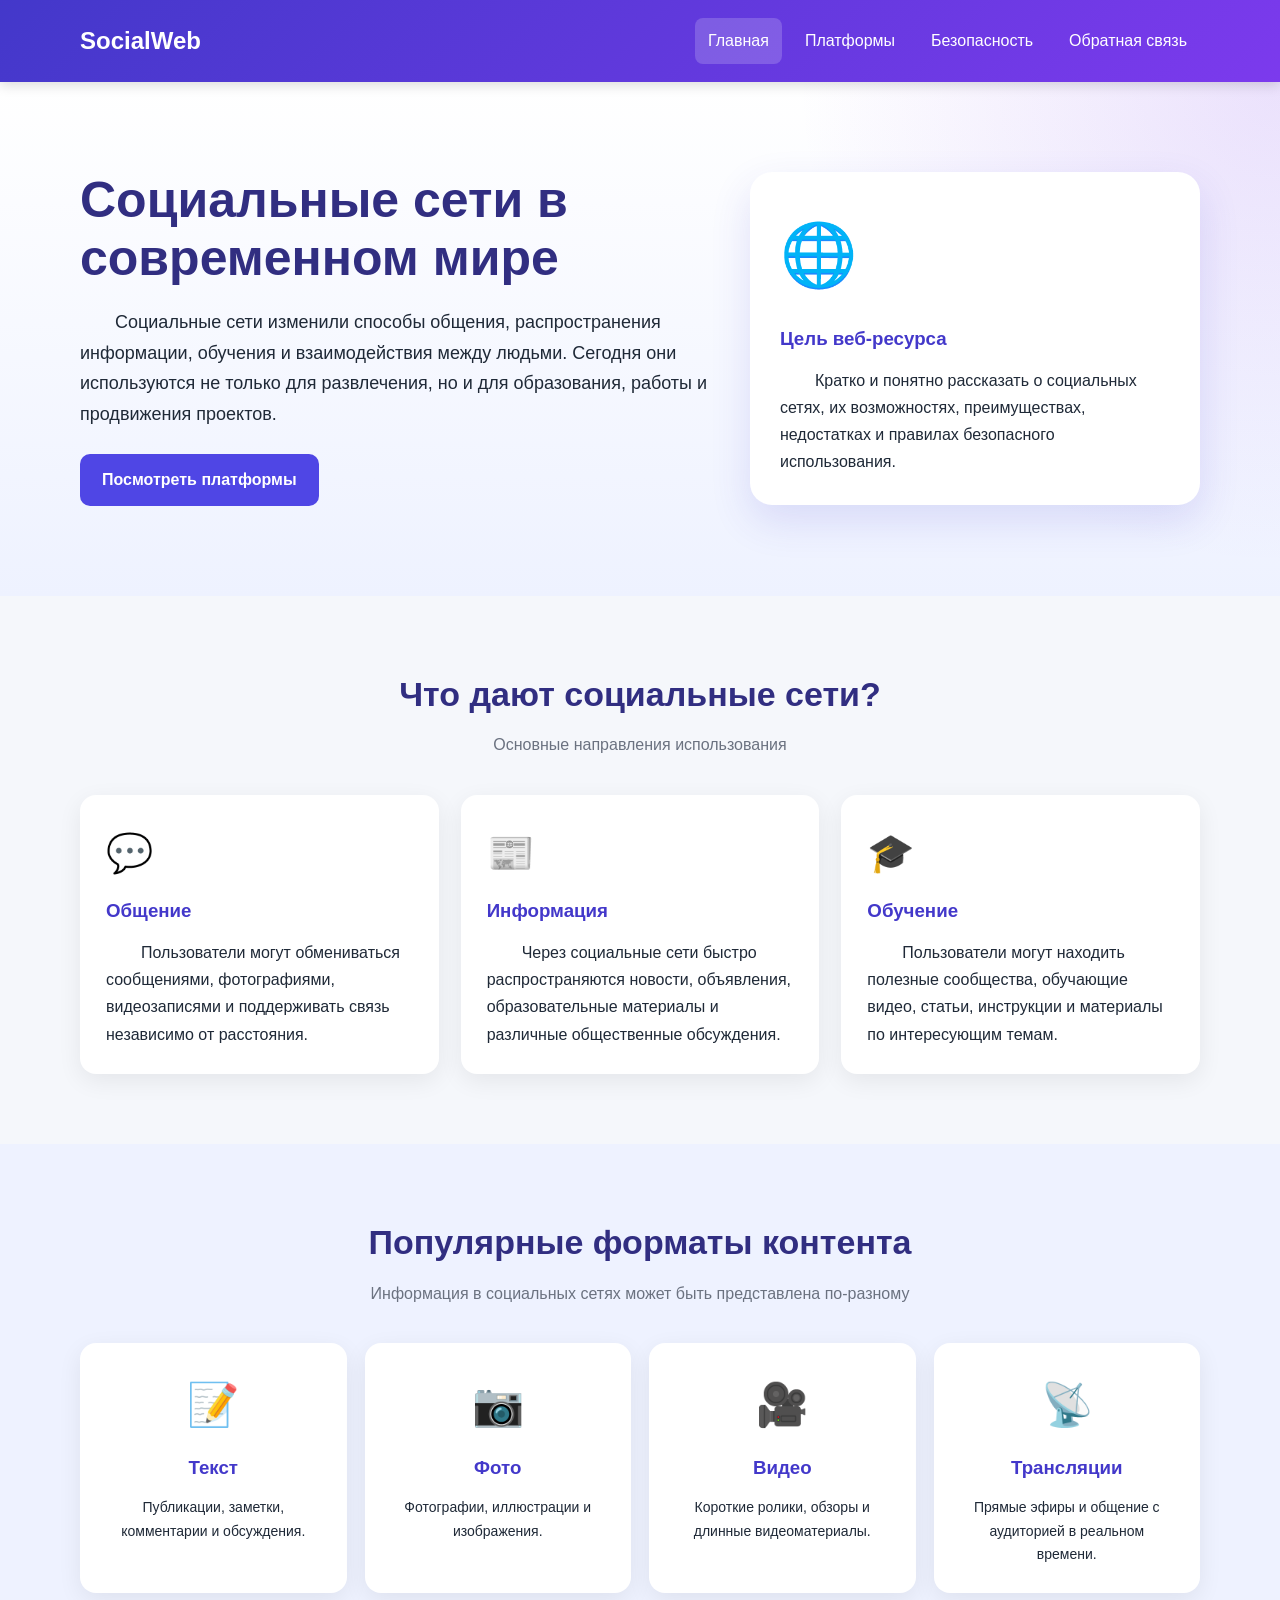
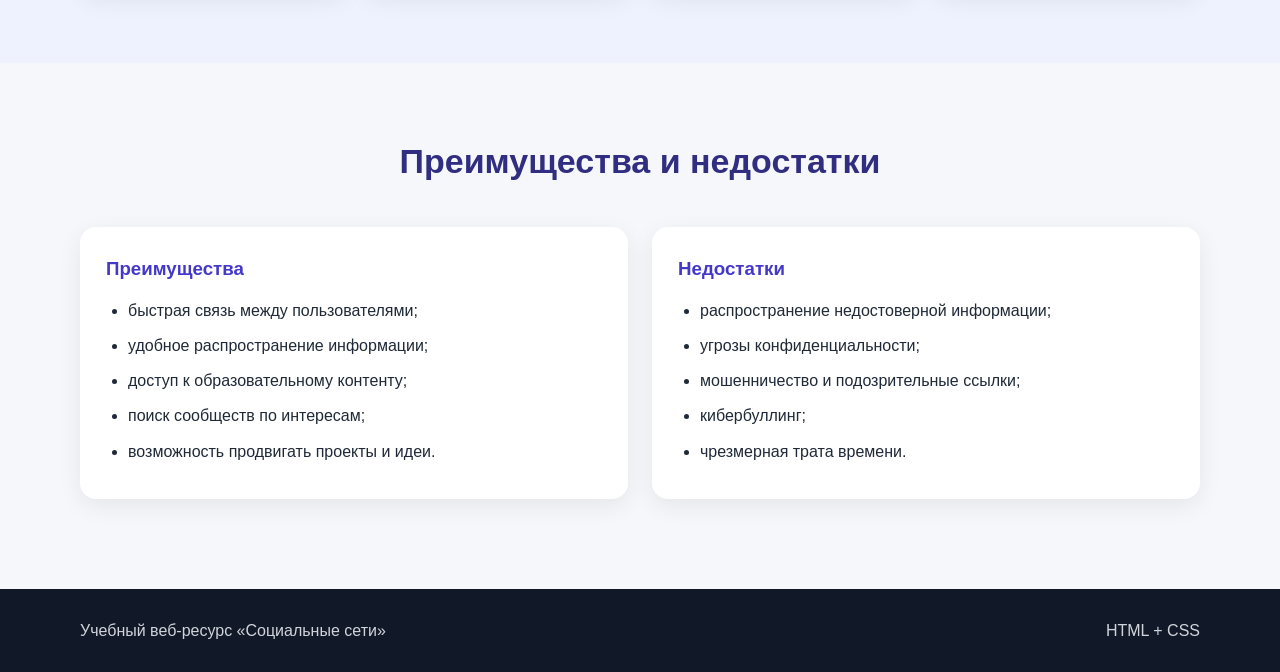
<file: index.html>
<!DOCTYPE html>
<html lang="ru">
<head>
    <meta charset="UTF-8">
    <meta name="viewport" content="width=device-width, initial-scale=1.0">
    <title>Социальные сети — Главная</title>
    <link rel="stylesheet" href="style.css">
</head>
<body>

<header>
    <div class="container header-inner">
        <div class="logo">SocialWeb</div>
        <nav>
            <a class="active" href="index.html">Главная</a>
            <a href="platforms.html">Платформы</a>
            <a href="safety.html">Безопасность</a>
            <a href="contact.html">Обратная связь</a>
        </nav>
    </div>
</header>

<main>
    <section class="hero">
        <div class="container hero-grid">
            <div>
                <h1>Социальные сети в современном мире</h1>
                <p class="hero-text">
                    Социальные сети изменили способы общения, распространения информации,
                    обучения и взаимодействия между людьми. Сегодня они используются не
                    только для развлечения, но и для образования, работы и продвижения проектов.
                </p>
                <a class="button" href="platforms.html">Посмотреть платформы</a>
            </div>

            <div class="hero-panel">
                <div class="big-icon">🌐</div>
                <h3>Цель веб-ресурса</h3>
                <p>
                    Кратко и понятно рассказать о социальных сетях, их возможностях,
                    преимуществах, недостатках и правилах безопасного использования.
                </p>
            </div>
        </div>
    </section>

    <section>
        <div class="container">
            <div class="section-title">
                <h2>Что дают социальные сети?</h2>
                <p>Основные направления использования</p>
            </div>

            <div class="cards">
                <article class="card">
                    <div class="card-icon">💬</div>
                    <h3>Общение</h3>
                    <p>
                        Пользователи могут обмениваться сообщениями, фотографиями,
                        видеозаписями и поддерживать связь независимо от расстояния.
                    </p>
                </article>

                <article class="card">
                    <div class="card-icon">📰</div>
                    <h3>Информация</h3>
                    <p>
                        Через социальные сети быстро распространяются новости, объявления,
                        образовательные материалы и различные общественные обсуждения.
                    </p>
                </article>

                <article class="card">
                    <div class="card-icon">🎓</div>
                    <h3>Обучение</h3>
                    <p>
                        Пользователи могут находить полезные сообщества, обучающие видео,
                        статьи, инструкции и материалы по интересующим темам.
                    </p>
                </article>
            </div>
        </div>
    </section>

    <section class="light">
        <div class="container">
            <div class="section-title">
                <h2>Популярные форматы контента</h2>
                <p>Информация в социальных сетях может быть представлена по-разному</p>
            </div>

            <div class="platform-grid">
                <div class="platform-card">
                    <div class="platform-icon">📝</div>
                    <h3>Текст</h3>
                    <p>Публикации, заметки, комментарии и обсуждения.</p>
                </div>
                <div class="platform-card">
                    <div class="platform-icon">📷</div>
                    <h3>Фото</h3>
                    <p>Фотографии, иллюстрации и изображения.</p>
                </div>
                <div class="platform-card">
                    <div class="platform-icon">🎥</div>
                    <h3>Видео</h3>
                    <p>Короткие ролики, обзоры и длинные видеоматериалы.</p>
                </div>
                <div class="platform-card">
                    <div class="platform-icon">📡</div>
                    <h3>Трансляции</h3>
                    <p>Прямые эфиры и общение с аудиторией в реальном времени.</p>
                </div>
            </div>
        </div>
    </section>

    <section>
        <div class="container">
            <div class="section-title">
                <h2>Преимущества и недостатки</h2>
            </div>

            <div class="two-columns">
                <div class="info-box">
                    <h3>Преимущества</h3>
                    <ul>
                        <li>быстрая связь между пользователями;</li>
                        <li>удобное распространение информации;</li>
                        <li>доступ к образовательному контенту;</li>
                        <li>поиск сообществ по интересам;</li>
                        <li>возможность продвигать проекты и идеи.</li>
                    </ul>
                </div>

                <div class="info-box">
                    <h3>Недостатки</h3>
                    <ul>
                        <li>распространение недостоверной информации;</li>
                        <li>угрозы конфиденциальности;</li>
                        <li>мошенничество и подозрительные ссылки;</li>
                        <li>кибербуллинг;</li>
                        <li>чрезмерная трата времени.</li>
                    </ul>
                </div>
            </div>
        </div>
    </section>
</main>

<footer>
    <div class="container footer-inner">
        <p>Учебный веб-ресурс «Социальные сети»</p>
        <p>HTML + CSS</p>
    </div>
</footer>

</body>
</html>
</file>
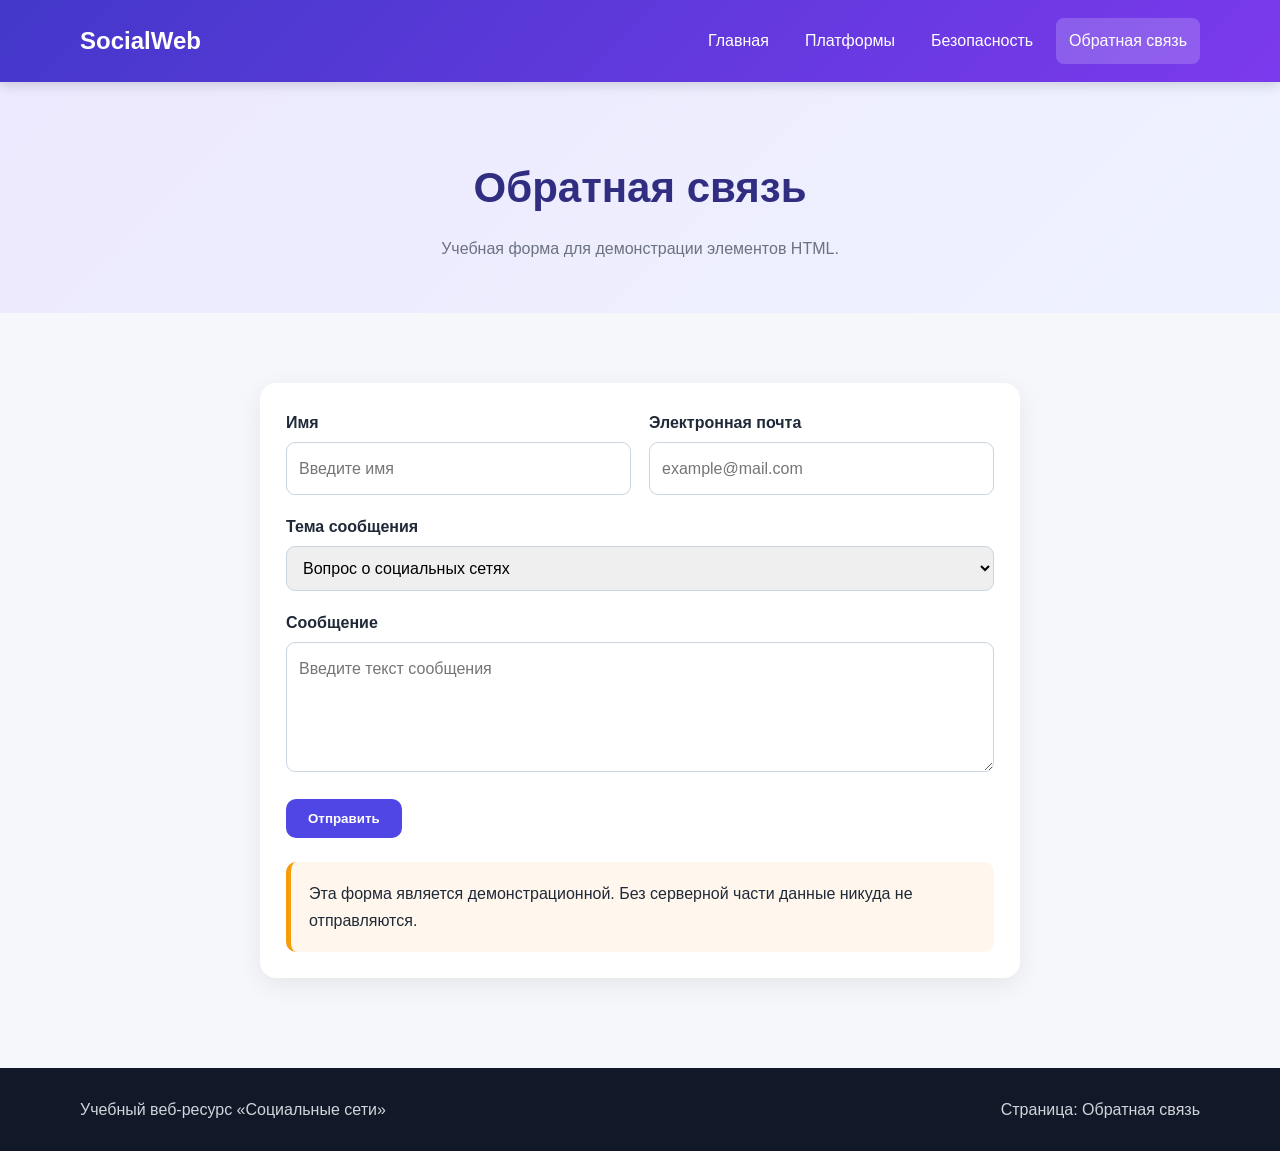
<file: contact.html>
<!DOCTYPE html>
<html lang="ru">
<head>
    <meta charset="UTF-8">
    <meta name="viewport" content="width=device-width, initial-scale=1.0">
    <title>Социальные сети — Обратная связь</title>
    <link rel="stylesheet" href="style.css">
</head>
<body>

<header>
    <div class="container header-inner">
        <div class="logo">SocialWeb</div>
        <nav>
            <a href="index.html">Главная</a>
            <a href="platforms.html">Платформы</a>
            <a href="safety.html">Безопасность</a>
            <a class="active" href="contact.html">Обратная связь</a>
        </nav>
    </div>
</header>

<main>
    <section class="page-title">
        <div class="container">
            <h1>Обратная связь</h1>
            <p>Учебная форма для демонстрации элементов HTML.</p>
        </div>
    </section>

    <section>
        <div class="container">
            <div class="form-box">
                <form>
                    <div class="form-row">
                        <div>
                            <label for="name">Имя</label>
                            <input type="text" id="name" placeholder="Введите имя">
                        </div>

                        <div>
                            <label for="email">Электронная почта</label>
                            <input type="email" id="email" placeholder="example@mail.com">
                        </div>
                    </div>

                    <label for="topic">Тема сообщения</label>
                    <select id="topic">
                        <option>Вопрос о социальных сетях</option>
                        <option>Предложение</option>
                        <option>Ошибка на сайте</option>
                    </select>

                    <label for="message">Сообщение</label>
                    <textarea id="message" placeholder="Введите текст сообщения"></textarea>

                    <button class="button" type="submit">Отправить</button>
                </form>

                <div class="notice">
                    Эта форма является демонстрационной. Без серверной части данные
                    никуда не отправляются.
                </div>
            </div>
        </div>
    </section>
</main>

<footer>
    <div class="container footer-inner">
        <p>Учебный веб-ресурс «Социальные сети»</p>
        <p>Страница: Обратная связь</p>
    </div>
</footer>

</body>
</html>
</file>
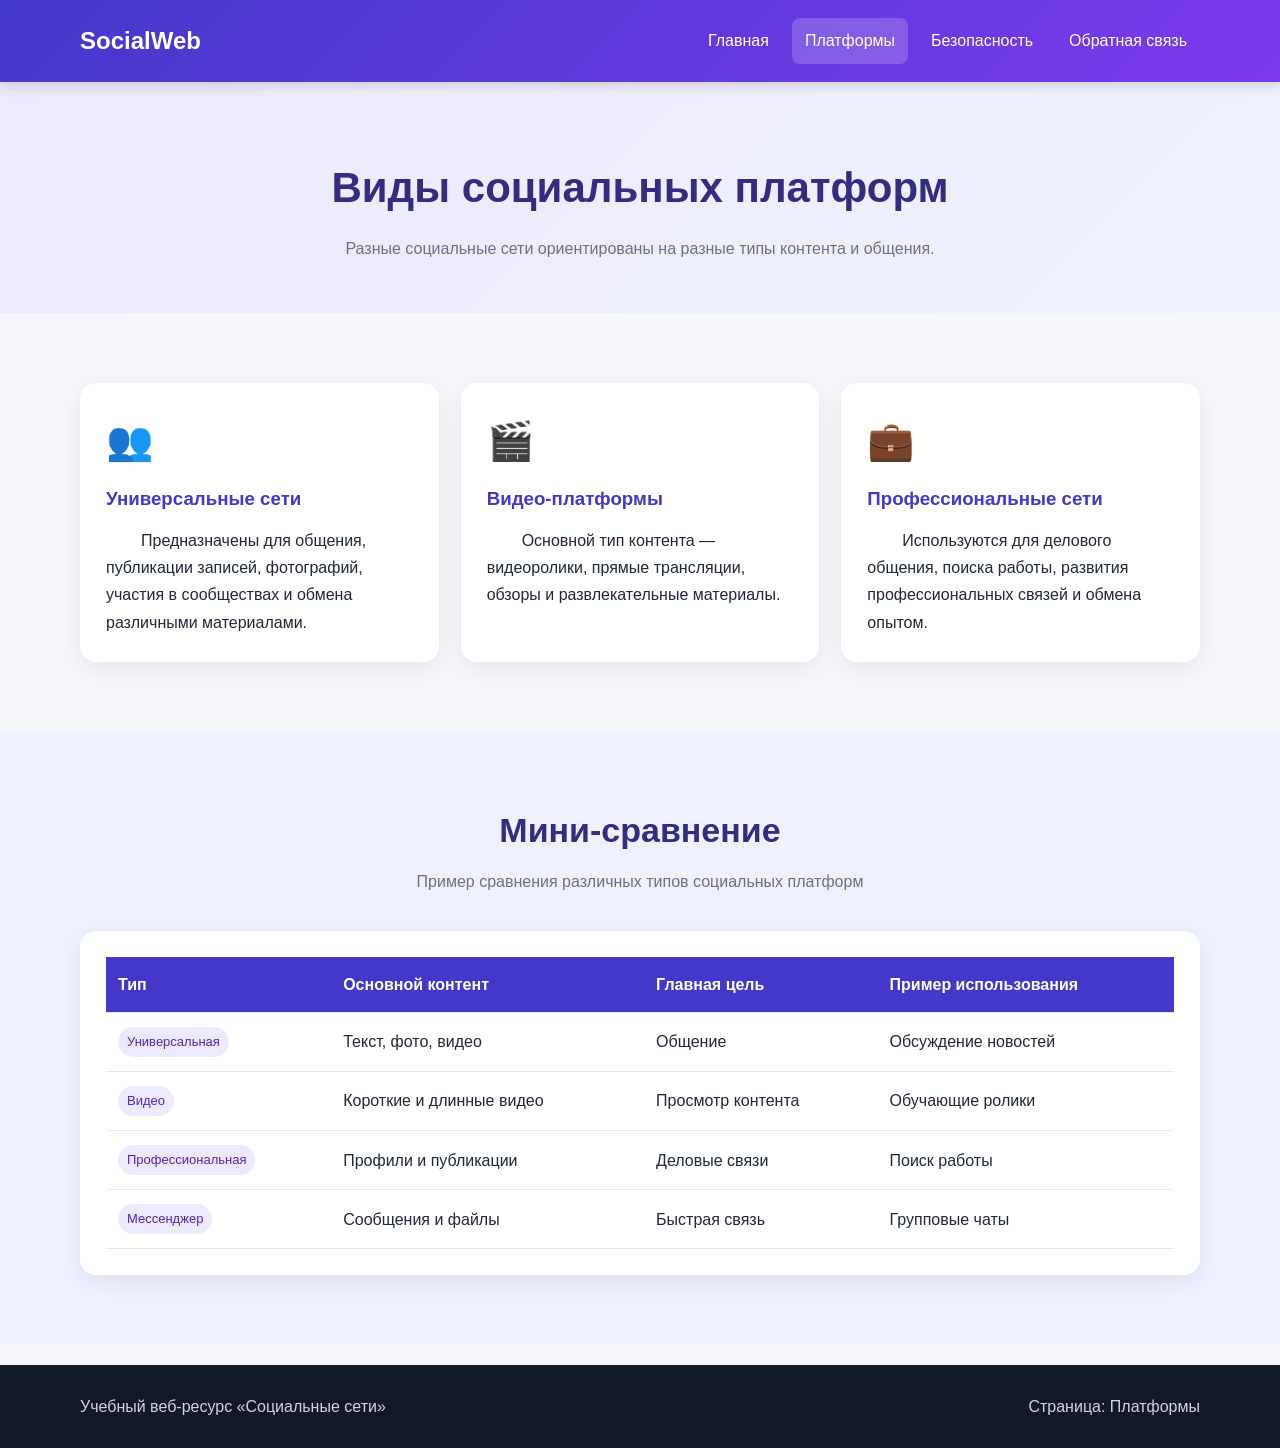
<file: platforms.html>
<!DOCTYPE html>
<html lang="ru">
<head>
    <meta charset="UTF-8">
    <meta name="viewport" content="width=device-width, initial-scale=1.0">
    <title>Социальные сети — Платформы</title>
    <link rel="stylesheet" href="style.css">
</head>
<body>

<header>
    <div class="container header-inner">
        <div class="logo">SocialWeb</div>
        <nav>
            <a href="index.html">Главная</a>
            <a class="active" href="platforms.html">Платформы</a>
            <a href="safety.html">Безопасность</a>
            <a href="contact.html">Обратная связь</a>
        </nav>
    </div>
</header>

<main>
    <section class="page-title">
        <div class="container">
            <h1>Виды социальных платформ</h1>
            <p>Разные социальные сети ориентированы на разные типы контента и общения.</p>
        </div>
    </section>

    <section>
        <div class="container">
            <div class="cards">
                <article class="card">
                    <div class="card-icon">👥</div>
                    <h3>Универсальные сети</h3>
                    <p>
                        Предназначены для общения, публикации записей, фотографий,
                        участия в сообществах и обмена различными материалами.
                    </p>
                </article>

                <article class="card">
                    <div class="card-icon">🎬</div>
                    <h3>Видео-платформы</h3>
                    <p>
                        Основной тип контента — видеоролики, прямые трансляции,
                        обзоры и развлекательные материалы.
                    </p>
                </article>

                <article class="card">
                    <div class="card-icon">💼</div>
                    <h3>Профессиональные сети</h3>
                    <p>
                        Используются для делового общения, поиска работы,
                        развития профессиональных связей и обмена опытом.
                    </p>
                </article>
            </div>
        </div>
    </section>

    <section class="light">
        <div class="container">
            <div class="section-title">
                <h2>Мини-сравнение</h2>
                <p>Пример сравнения различных типов социальных платформ</p>
            </div>

            <div class="table-box">
                <table>
                    <thead>
                        <tr>
                            <th>Тип</th>
                            <th>Основной контент</th>
                            <th>Главная цель</th>
                            <th>Пример использования</th>
                        </tr>
                    </thead>
                    <tbody>
                        <tr>
                            <td><span class="badge">Универсальная</span></td>
                            <td>Текст, фото, видео</td>
                            <td>Общение</td>
                            <td>Обсуждение новостей</td>
                        </tr>
                        <tr>
                            <td><span class="badge">Видео</span></td>
                            <td>Короткие и длинные видео</td>
                            <td>Просмотр контента</td>
                            <td>Обучающие ролики</td>
                        </tr>
                        <tr>
                            <td><span class="badge">Профессиональная</span></td>
                            <td>Профили и публикации</td>
                            <td>Деловые связи</td>
                            <td>Поиск работы</td>
                        </tr>
                        <tr>
                            <td><span class="badge">Мессенджер</span></td>
                            <td>Сообщения и файлы</td>
                            <td>Быстрая связь</td>
                            <td>Групповые чаты</td>
                        </tr>
                    </tbody>
                </table>
            </div>
        </div>
    </section>
</main>

<footer>
    <div class="container footer-inner">
        <p>Учебный веб-ресурс «Социальные сети»</p>
        <p>Страница: Платформы</p>
    </div>
</footer>

</body>
</html>
</file>
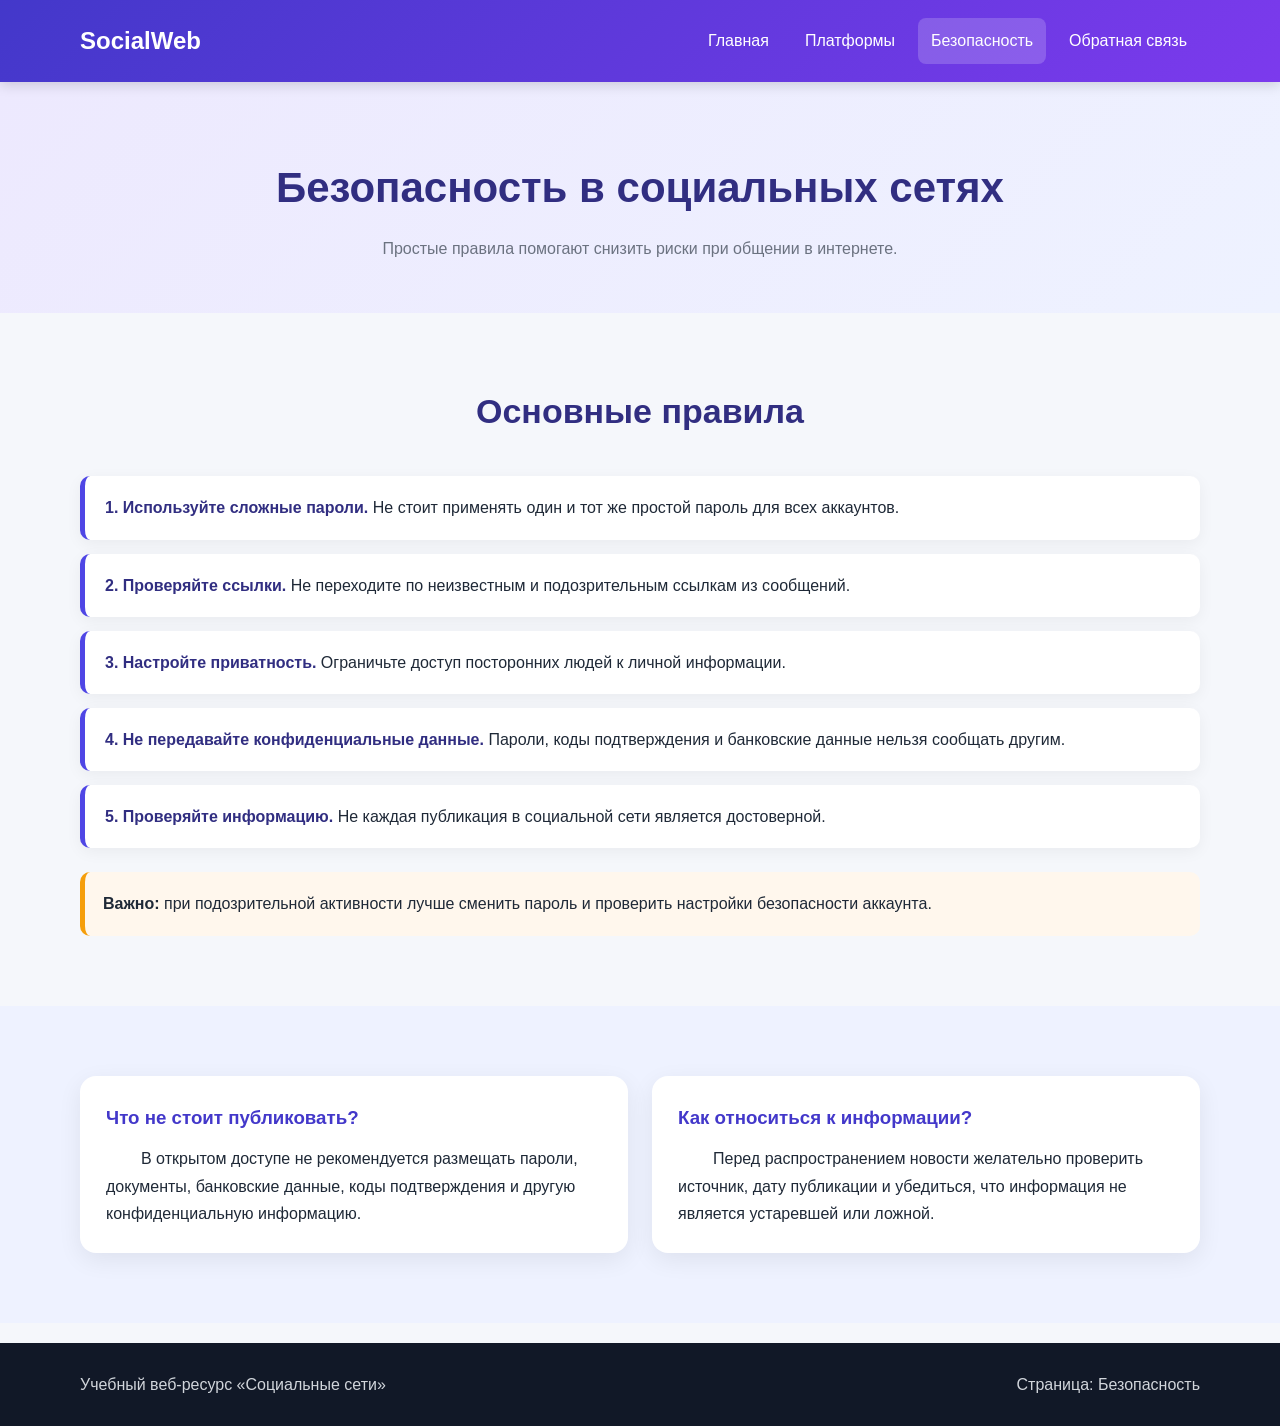
<file: safety.html>
<!DOCTYPE html>
<html lang="ru">
<head>
    <meta charset="UTF-8">
    <meta name="viewport" content="width=device-width, initial-scale=1.0">
    <title>Социальные сети — Безопасность</title>
    <link rel="stylesheet" href="style.css">
</head>
<body>

<header>
    <div class="container header-inner">
        <div class="logo">SocialWeb</div>
        <nav>
            <a href="index.html">Главная</a>
            <a href="platforms.html">Платформы</a>
            <a class="active" href="safety.html">Безопасность</a>
            <a href="contact.html">Обратная связь</a>
        </nav>
    </div>
</header>

<main>
    <section class="page-title">
        <div class="container">
            <h1>Безопасность в социальных сетях</h1>
            <p>Простые правила помогают снизить риски при общении в интернете.</p>
        </div>
    </section>

    <section>
        <div class="container">
            <div class="section-title">
                <h2>Основные правила</h2>
            </div>

            <div class="safety-list">
                <div class="safety-item">
                    <strong>1. Используйте сложные пароли.</strong>
                    Не стоит применять один и тот же простой пароль для всех аккаунтов.
                </div>
                <div class="safety-item">
                    <strong>2. Проверяйте ссылки.</strong>
                    Не переходите по неизвестным и подозрительным ссылкам из сообщений.
                </div>
                <div class="safety-item">
                    <strong>3. Настройте приватность.</strong>
                    Ограничьте доступ посторонних людей к личной информации.
                </div>
                <div class="safety-item">
                    <strong>4. Не передавайте конфиденциальные данные.</strong>
                    Пароли, коды подтверждения и банковские данные нельзя сообщать другим.
                </div>
                <div class="safety-item">
                    <strong>5. Проверяйте информацию.</strong>
                    Не каждая публикация в социальной сети является достоверной.
                </div>
            </div>

            <div class="notice">
                <strong>Важно:</strong> при подозрительной активности лучше сменить пароль
                и проверить настройки безопасности аккаунта.
            </div>
        </div>
    </section>

    <section class="light">
        <div class="container">
            <div class="two-columns">
                <div class="info-box">
                    <h3>Что не стоит публиковать?</h3>
                    <p>
                        В открытом доступе не рекомендуется размещать пароли,
                        документы, банковские данные, коды подтверждения и другую
                        конфиденциальную информацию.
                    </p>
                </div>

                <div class="info-box">
                    <h3>Как относиться к информации?</h3>
                    <p>
                        Перед распространением новости желательно проверить источник,
                        дату публикации и убедиться, что информация не является
                        устаревшей или ложной.
                    </p>
                </div>
            </div>
        </div>
    </section>
</main>

<footer>
    <div class="container footer-inner">
        <p>Учебный веб-ресурс «Социальные сети»</p>
        <p>Страница: Безопасность</p>
    </div>
</footer>

</body>
</html>
</file>
<file: style.css>
* {
    box-sizing: border-box;
    margin: 0;
    padding: 0;
}

html {
    scroll-behavior: smooth;
}

body {
    font-family: Arial, sans-serif;
    background: #f5f7fb;
    color: #1f2937;
    line-height: 1.7;
}

.container {
    width: 90%;
    max-width: 1120px;
    margin: 0 auto;
}

header {
    background: linear-gradient(135deg, #4338ca, #7c3aed);
    color: white;
    position: sticky;
    top: 0;
    z-index: 10;
    box-shadow: 0 3px 12px rgba(0,0,0,0.15);
}

.header-inner {
    min-height: 82px;
    display: flex;
    justify-content: space-between;
    align-items: center;
    gap: 24px;
}

.logo {
    font-size: 24px;
    font-weight: bold;
}

nav {
    display: flex;
    gap: 10px;
    flex-wrap: wrap;
}

nav a {
    color: white;
    text-decoration: none;
    padding: 9px 13px;
    border-radius: 8px;
    transition: 0.2s;
}

nav a:hover,
nav a.active {
    background: rgba(255,255,255,0.18);
}

.hero {
    background:
        radial-gradient(circle at top right, rgba(124,58,237,0.15), transparent 35%),
        linear-gradient(180deg, #ffffff, #eef2ff);
    padding: 90px 0;
}

.hero-grid {
    display: grid;
    grid-template-columns: 1.4fr 1fr;
    gap: 40px;
    align-items: center;
}

.hero h1 {
    font-size: 50px;
    line-height: 1.15;
    margin-bottom: 20px;
    color: #312e81;
}

.hero p,
section p,
.card p,
.platform-card p,
.info-box p {
    text-indent: 35px;
}

.hero-text {
    font-size: 18px;
    margin-bottom: 25px;
}

.button {
    display: inline-block;
    background: #4f46e5;
    color: white;
    text-decoration: none;
    padding: 12px 22px;
    border-radius: 10px;
    font-weight: bold;
}

.button:hover {
    background: #3730a3;
}

.hero-panel {
    background: white;
    border-radius: 22px;
    padding: 30px;
    box-shadow: 0 16px 40px rgba(67,56,202,0.14);
}

.hero-panel h3 {
    color: #4338ca;
    margin-bottom: 12px;
}

.hero-panel .big-icon {
    font-size: 62px;
    margin-bottom: 15px;
}

section {
    padding: 70px 0;
}

.section-title {
    text-align: center;
    margin-bottom: 36px;
}

.section-title h2 {
    font-size: 34px;
    color: #312e81;
    margin-bottom: 8px;
}

.section-title p {
    text-indent: 0;
    color: #6b7280;
}

.cards {
    display: grid;
    grid-template-columns: repeat(3, 1fr);
    gap: 22px;
}

.card,
.platform-card,
.info-box,
.form-box,
.table-box {
    background: white;
    border-radius: 16px;
    padding: 26px;
    box-shadow: 0 7px 24px rgba(0,0,0,0.07);
}

.card-icon {
    font-size: 38px;
    margin-bottom: 10px;
}

.card h3,
.platform-card h3,
.info-box h3 {
    color: #4338ca;
    margin-bottom: 12px;
}

.light {
    background: #eef2ff;
}

.platform-grid {
    display: grid;
    grid-template-columns: repeat(4, 1fr);
    gap: 18px;
}

.platform-card {
    text-align: center;
}

.platform-card .platform-icon {
    font-size: 42px;
    margin-bottom: 12px;
}

.platform-card p {
    text-indent: 0;
    font-size: 14px;
}

.two-columns {
    display: grid;
    grid-template-columns: 1fr 1fr;
    gap: 24px;
}

ul {
    padding-left: 22px;
}

li {
    margin-bottom: 8px;
}

.table-box {
    overflow-x: auto;
}

table {
    width: 100%;
    border-collapse: collapse;
    min-width: 700px;
}

th, td {
    padding: 14px 12px;
    border-bottom: 1px solid #e5e7eb;
    text-align: left;
}

th {
    background: #4338ca;
    color: white;
}

tr:hover td {
    background: #f9fafb;
}

.badge {
    display: inline-block;
    padding: 4px 9px;
    border-radius: 999px;
    background: #ede9fe;
    color: #5b21b6;
    font-size: 13px;
}

.safety-list {
    display: grid;
    gap: 14px;
}

.safety-item {
    background: white;
    border-left: 5px solid #4f46e5;
    padding: 18px 20px;
    border-radius: 10px;
    box-shadow: 0 4px 16px rgba(0,0,0,0.05);
}

.safety-item strong {
    color: #312e81;
}

.form-box {
    max-width: 760px;
    margin: 0 auto;
}

.form-row {
    display: grid;
    grid-template-columns: 1fr 1fr;
    gap: 18px;
}

label {
    display: block;
    margin-bottom: 6px;
    font-weight: bold;
}

input,
textarea,
select {
    width: 100%;
    padding: 12px;
    margin-bottom: 18px;
    border: 1px solid #cbd5e1;
    border-radius: 9px;
    font: inherit;
}

textarea {
    min-height: 130px;
    resize: vertical;
}

button {
    border: none;
    cursor: pointer;
}

.page-title {
    background: linear-gradient(135deg, #ede9fe, #eef2ff);
    padding: 70px 0 50px;
    text-align: center;
}

.page-title h1 {
    color: #312e81;
    font-size: 42px;
    margin-bottom: 12px;
}

.page-title p {
    text-indent: 0;
    color: #6b7280;
}

.notice {
    margin-top: 24px;
    background: #fff7ed;
    border-left: 5px solid #f59e0b;
    padding: 18px;
    border-radius: 10px;
}

footer {
    background: #111827;
    color: #d1d5db;
    padding: 28px 0;
    margin-top: 20px;
}

.footer-inner {
    display: flex;
    justify-content: space-between;
    gap: 20px;
    flex-wrap: wrap;
}

footer p {
    text-indent: 0;
}

@media (max-width: 900px) {
    .hero-grid,
    .two-columns,
    .form-row {
        grid-template-columns: 1fr;
    }

    .cards {
        grid-template-columns: 1fr 1fr;
    }

    .platform-grid {
        grid-template-columns: 1fr 1fr;
    }

    .hero h1 {
        font-size: 40px;
    }
}

@media (max-width: 650px) {
    .header-inner {
        flex-direction: column;
        padding: 18px 0;
    }

    nav {
        justify-content: center;
    }

    .cards,
    .platform-grid {
        grid-template-columns: 1fr;
    }

    .hero {
        padding: 60px 0;
    }

    .hero h1,
    .page-title h1 {
        font-size: 32px;
    }

    section {
        padding: 50px 0;
    }
}
</file>
